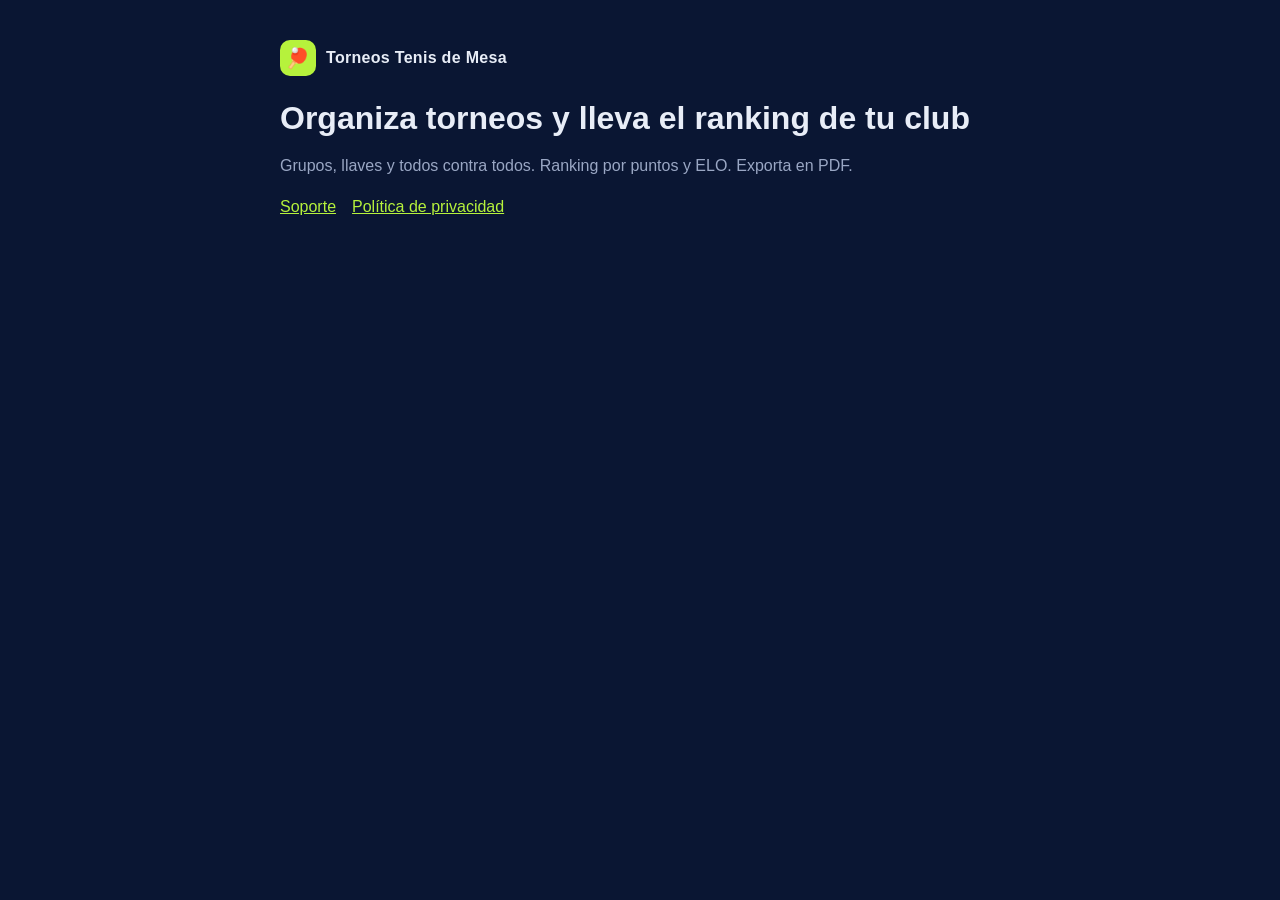
<file: index.html>
<!doctype html><html lang="es"><head><meta charset="utf-8"><meta name="viewport" content="width=device-width,initial-scale=1">
<title>Torneos Tenis de Mesa</title><link rel="stylesheet" href="style.css"></head><body><main>
<div class="brand"><div class="logo">🏓</div>Torneos Tenis de Mesa</div>
<h1>Organiza torneos y lleva el ranking de tu club</h1>
<p class="muted">Grupos, llaves y todos contra todos. Ranking por puntos y ELO. Exporta en PDF.</p>
<nav><a href="support.html">Soporte</a><a href="privacy.html">Política de privacidad</a></nav>
</main></body></html>
</file>
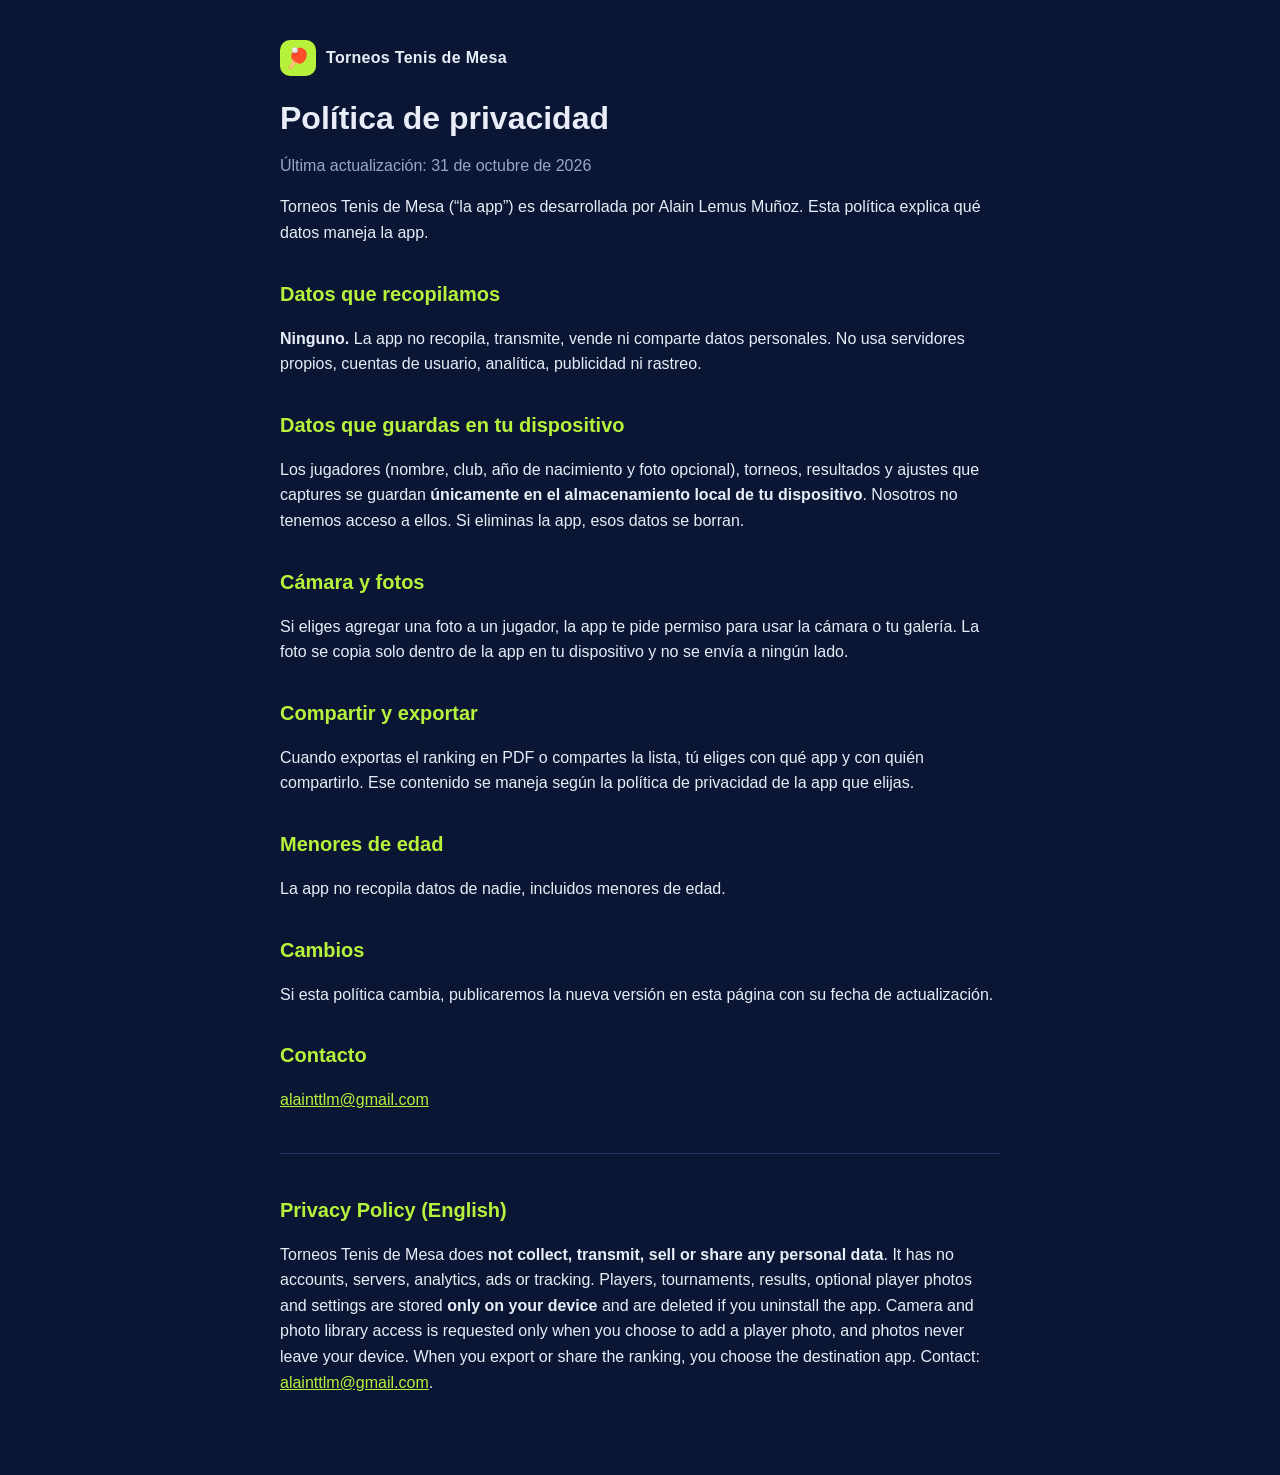
<file: privacy.html>
<!doctype html><html lang="es"><head><meta charset="utf-8"><meta name="viewport" content="width=device-width,initial-scale=1">
<title>Privacidad · Torneos Tenis de Mesa</title><link rel="stylesheet" href="style.css"></head><body><main>
<div class="brand"><div class="logo">🏓</div>Torneos Tenis de Mesa</div>
<h1>Política de privacidad</h1>
<p class="muted">Última actualización: 31 de octubre de 2026</p>

<p>Torneos Tenis de Mesa (“la app”) es desarrollada por Alain Lemus Muñoz. Esta política explica qué datos maneja la app.</p>

<h2>Datos que recopilamos</h2>
<p><strong>Ninguno.</strong> La app no recopila, transmite, vende ni comparte datos personales. No usa servidores propios, cuentas de usuario, analítica, publicidad ni rastreo.</p>

<h2>Datos que guardas en tu dispositivo</h2>
<p>Los jugadores (nombre, club, año de nacimiento y foto opcional), torneos, resultados y ajustes que captures se guardan <strong>únicamente en el almacenamiento local de tu dispositivo</strong>. Nosotros no tenemos acceso a ellos. Si eliminas la app, esos datos se borran.</p>

<h2>Cámara y fotos</h2>
<p>Si eliges agregar una foto a un jugador, la app te pide permiso para usar la cámara o tu galería. La foto se copia solo dentro de la app en tu dispositivo y no se envía a ningún lado.</p>

<h2>Compartir y exportar</h2>
<p>Cuando exportas el ranking en PDF o compartes la lista, tú eliges con qué app y con quién compartirlo. Ese contenido se maneja según la política de privacidad de la app que elijas.</p>

<h2>Menores de edad</h2>
<p>La app no recopila datos de nadie, incluidos menores de edad.</p>

<h2>Cambios</h2>
<p>Si esta política cambia, publicaremos la nueva versión en esta página con su fecha de actualización.</p>

<h2>Contacto</h2>
<p><a href="mailto:alainttlm@gmail.com">alainttlm@gmail.com</a></p>

<hr>
<h2>Privacy Policy (English)</h2>
<p>Torneos Tenis de Mesa does <strong>not collect, transmit, sell or share any personal data</strong>. It has no accounts, servers, analytics, ads or tracking. Players, tournaments, results, optional player photos and settings are stored <strong>only on your device</strong> and are deleted if you uninstall the app. Camera and photo library access is requested only when you choose to add a player photo, and photos never leave your device. When you export or share the ranking, you choose the destination app. Contact: <a href="mailto:alainttlm@gmail.com">alainttlm@gmail.com</a>.</p>
</main></body></html>
</file>
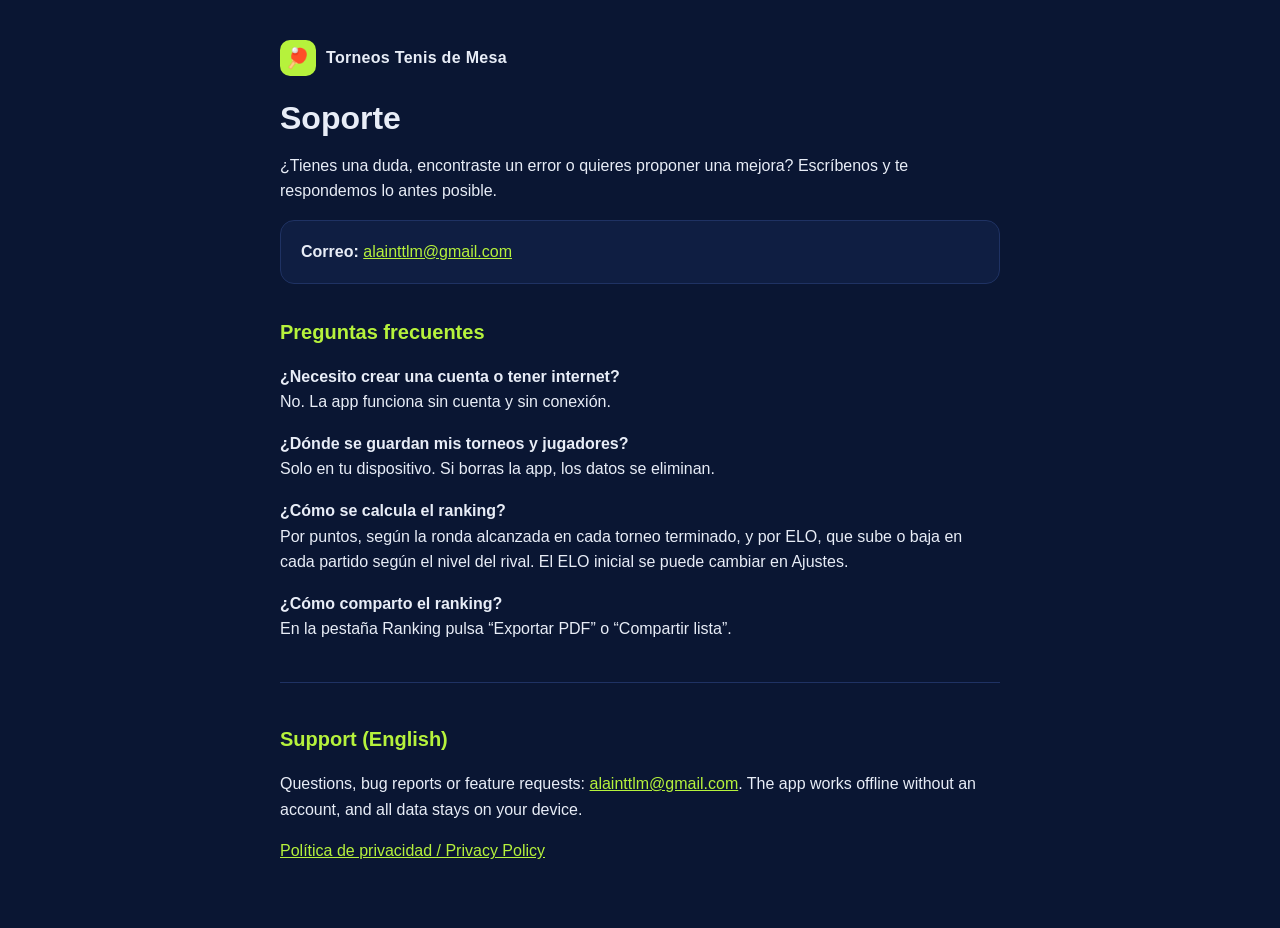
<file: support.html>
<!doctype html><html lang="es"><head><meta charset="utf-8"><meta name="viewport" content="width=device-width,initial-scale=1">
<title>Soporte · Torneos Tenis de Mesa</title><link rel="stylesheet" href="style.css"></head><body><main>
<div class="brand"><div class="logo">🏓</div>Torneos Tenis de Mesa</div>
<h1>Soporte</h1>
<p>¿Tienes una duda, encontraste un error o quieres proponer una mejora? Escríbenos y te respondemos lo antes posible.</p>
<div class="card"><strong>Correo:</strong> <a href="mailto:alainttlm@gmail.com">alainttlm@gmail.com</a></div>

<h2>Preguntas frecuentes</h2>
<p><strong>¿Necesito crear una cuenta o tener internet?</strong><br>No. La app funciona sin cuenta y sin conexión.</p>
<p><strong>¿Dónde se guardan mis torneos y jugadores?</strong><br>Solo en tu dispositivo. Si borras la app, los datos se eliminan.</p>
<p><strong>¿Cómo se calcula el ranking?</strong><br>Por puntos, según la ronda alcanzada en cada torneo terminado, y por ELO, que sube o baja en cada partido según el nivel del rival. El ELO inicial se puede cambiar en Ajustes.</p>
<p><strong>¿Cómo comparto el ranking?</strong><br>En la pestaña Ranking pulsa “Exportar PDF” o “Compartir lista”.</p>

<hr>
<h2>Support (English)</h2>
<p>Questions, bug reports or feature requests: <a href="mailto:alainttlm@gmail.com">alainttlm@gmail.com</a>. The app works offline without an account, and all data stays on your device.</p>
<nav><a href="privacy.html">Política de privacidad / Privacy Policy</a></nav>
</main></body></html>
</file>
<file: style.css>
:root{--bg:#0A1633;--card:#0F1E42;--text:#E8EDF7;--muted:#9AA7C4;--lime:#B6F23C;--line:#1F3263}
*{box-sizing:border-box}
body{margin:0;background:var(--bg);color:var(--text);font:16px/1.6 -apple-system,BlinkMacSystemFont,"Segoe UI",Roboto,Helvetica,Arial,sans-serif}
main{max-width:760px;margin:0 auto;padding:40px 20px 64px}
.brand{display:flex;align-items:center;gap:10px;font-weight:800;letter-spacing:.3px}
.logo{width:36px;height:36px;border-radius:10px;background:var(--lime);display:grid;place-items:center;font-size:20px}
h1{font-size:32px;line-height:1.15;margin:24px 0 4px}
h2{font-size:20px;margin:32px 0 8px;color:var(--lime)}
p,li{color:var(--text)} .muted{color:var(--muted)}
a{color:var(--lime)}
.card{background:var(--card);border:1px solid var(--line);border-radius:14px;padding:18px 20px;margin:16px 0}
nav{display:flex;gap:16px;margin-top:8px;flex-wrap:wrap}
hr{border:0;border-top:1px solid var(--line);margin:40px 0}
</file>
